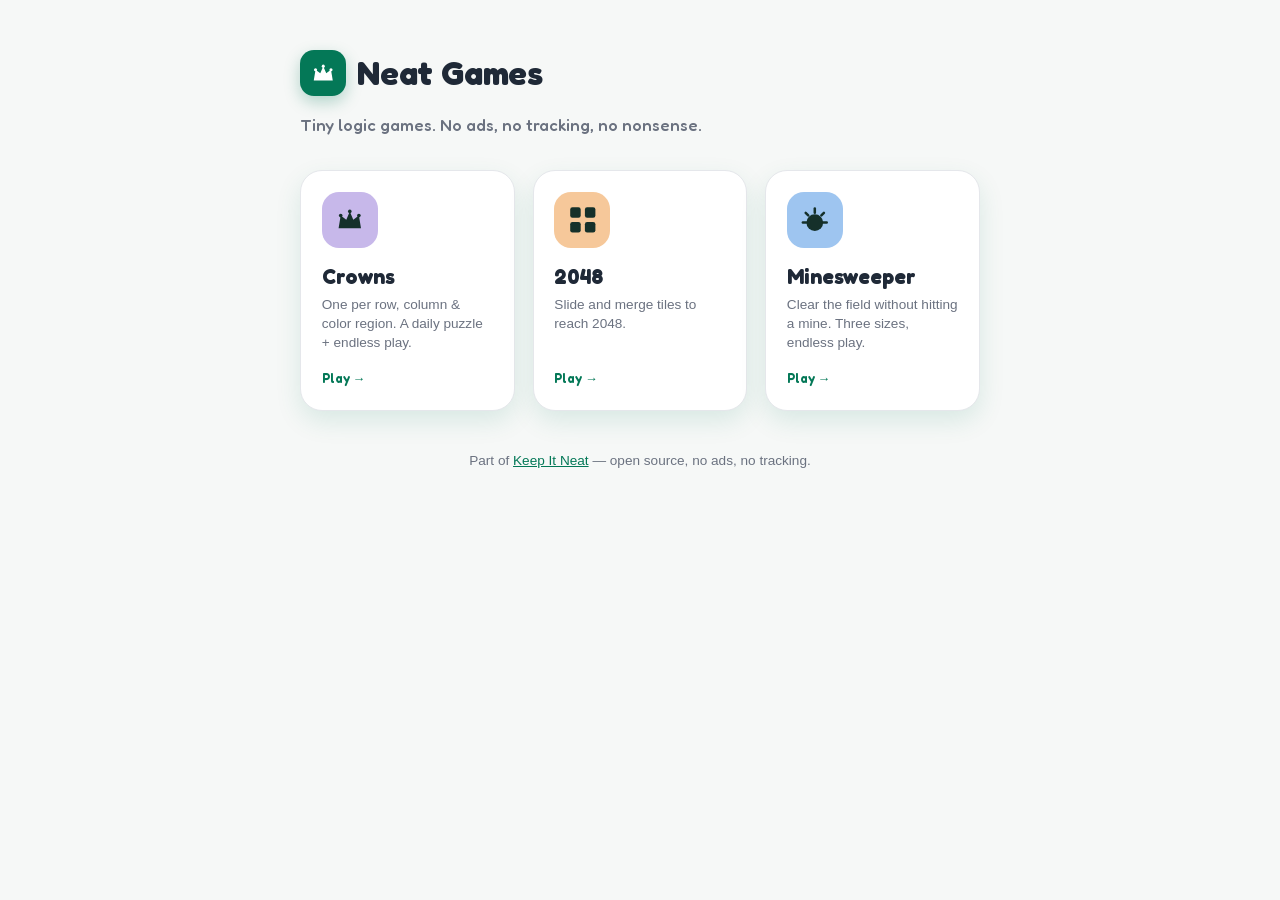
<file: index.html>
<!DOCTYPE html>
<html lang="en">
<head>
  <meta charset="UTF-8">
  <meta name="viewport" content="width=device-width, initial-scale=1">
  <title>Neat Games</title>
  <meta name="description" content="Tiny offline logic games. No ads, no tracking, no nonsense.">

  <link rel="manifest" href="/manifest.json">
  <meta name="theme-color" content="#047857">
  <meta name="apple-mobile-web-app-capable" content="yes">
  <link rel="apple-touch-icon" href="/icons/apple-touch-icon.png">
  <link rel="icon" type="image/svg+xml" href="/icons/favicon.svg">

  <script>
    (function () {
      var saved = localStorage.getItem('theme');
      if (saved && saved !== 'system') document.documentElement.setAttribute('data-theme', saved);
    })();
  </script>

  <link rel="stylesheet" href="/styles.css">
  <style>
    .hub { max-width: 720px; margin: 0 auto; padding: 3rem 1.25rem 1rem; }
    .brandrow { display: flex; align-items: center; gap: 0.7rem; }
    .brandmark {
      width: 46px; height: 46px; border-radius: 14px; background: var(--accent);
      display: flex; align-items: center; justify-content: center; flex: none;
      box-shadow: 0 6px 16px rgba(4, 120, 87, 0.28);
    }
    .brandmark svg { width: 62%; height: 62%; color: #fff; }
    .brand { font-family: var(--font-display); font-weight: 700; font-size: 2.1rem; letter-spacing: -0.01em; margin: 0; }
    .tagline { font-family: var(--font-display); font-weight: 500; color: var(--muted); margin: 0.9rem 0 2rem; font-size: 1.05rem; }

    .tiles { display: grid; grid-template-columns: repeat(auto-fill, minmax(200px, 1fr)); gap: 1.1rem; }
    .tile {
      display: flex; flex-direction: column; gap: 0.85rem;
      background: var(--card); border: 1px solid var(--border); border-radius: 22px;
      padding: 1.3rem; min-height: 180px; text-decoration: none; color: var(--fg);
      box-shadow: 0 10px 26px rgba(4, 120, 87, 0.12);
      transition: transform 0.16s ease, box-shadow 0.16s ease, border-color 0.16s ease;
      position: relative;
    }
    a.tile:hover { transform: translateY(-5px) rotate(-1deg); box-shadow: 0 16px 34px rgba(4, 120, 87, 0.20); border-color: var(--accent); }
    a.tile:focus-visible { outline: 3px solid var(--accent); outline-offset: 3px; }
    .tile.soon { cursor: default; opacity: 0.92; }

    .art { width: 56px; height: 56px; border-radius: 17px; display: flex; align-items: center; justify-content: center; flex: none; }
    .art svg { width: 60%; height: 60%; color: #15302a; }
    .tile h2 { font-family: var(--font-display); font-weight: 700; font-size: 1.3rem; margin: 0; }
    .tile p { margin: 0.15rem 0 0; color: var(--muted); font-size: 0.85rem; line-height: 1.4; }
    .tile .foot { margin-top: auto; }
    .play { display: inline-block; font-family: var(--font-display); font-weight: 600; font-size: 0.8rem; color: var(--accent); }
    .badge {
      position: absolute; top: 1.1rem; right: 1.1rem; font-family: var(--font-display); font-weight: 600;
      font-size: 0.62rem; letter-spacing: 0.06em; text-transform: uppercase;
      background: #ffe8b0; color: #8a6b14; border-radius: 20px; padding: 0.18rem 0.55rem;
    }

    @media (prefers-reduced-motion: reduce) {
      .tile { transition: border-color 0.16s ease; }
      a.tile:hover { transform: none; }
    }
  </style>
</head>
<body>
  <main class="hub">
    <div class="brandrow">
      <span class="brandmark" aria-hidden="true">
        <svg viewBox="0 0 24 24" fill="currentColor"><path d="M4 18 L5.5 9 L9.5 12 L12 6 L14.5 12 L18.5 9 L20 18 Z"/><circle cx="5.5" cy="9" r="1.3"/><circle cx="12" cy="6" r="1.3"/><circle cx="18.5" cy="9" r="1.3"/></svg>
      </span>
      <h1 class="brand">Neat Games</h1>
    </div>
    <p class="tagline">Tiny logic games. No ads, no tracking, no nonsense.</p>

    <div class="tiles">
      <a class="tile" href="/crowns/">
        <span class="art" style="background:#c7b8ea" aria-hidden="true">
          <svg viewBox="0 0 24 24" fill="currentColor"><path d="M4 18 L5.5 9 L9.5 12 L12 6 L14.5 12 L18.5 9 L20 18 Z"/><circle cx="5.5" cy="9" r="1.3"/><circle cx="12" cy="6" r="1.3"/><circle cx="18.5" cy="9" r="1.3"/></svg>
        </span>
        <div>
          <h2>Crowns</h2>
          <p>One per row, column &amp; color region. A daily puzzle + endless play.</p>
        </div>
        <span class="foot"><span class="play">Play &rarr;</span></span>
      </a>

      <a class="tile" href="/2048/">
        <span class="art" style="background:#f6c89a" aria-hidden="true">
          <svg viewBox="0 0 24 24" fill="currentColor"><rect x="3" y="3" width="7.5" height="7.5" rx="1.6"/><rect x="13.5" y="3" width="7.5" height="7.5" rx="1.6"/><rect x="3" y="13.5" width="7.5" height="7.5" rx="1.6"/><rect x="13.5" y="13.5" width="7.5" height="7.5" rx="1.6"/></svg>
        </span>
        <div>
          <h2>2048</h2>
          <p>Slide and merge tiles to reach 2048.</p>
        </div>
        <span class="foot"><span class="play">Play &rarr;</span></span>
      </a>

      <a class="tile" href="/minesweeper/">
        <span class="art" style="background:#9ec5f0" aria-hidden="true">
          <svg viewBox="0 0 24 24" fill="currentColor"><circle cx="12" cy="14" r="6"/><g stroke="currentColor" stroke-width="1.8" stroke-linecap="round"><path d="M12 4v3"/><path d="M5.5 7l1.8 1.8"/><path d="M18.5 7l-1.8 1.8"/><path d="M3.5 14H6"/><path d="M18 14h2.5"/></g></svg>
        </span>
        <div>
          <h2>Minesweeper</h2>
          <p>Clear the field without hitting a mine. Three sizes, endless play.</p>
        </div>
        <span class="foot"><span class="play">Play &rarr;</span></span>
      </a>
    </div>
  </main>

  <footer class="site-footer">
    Part of <a href="https://keepitneat.app">Keep It Neat</a> — open source, no ads, no tracking.
  </footer>

  <script>
    if ('serviceWorker' in navigator) {
      window.addEventListener('load', function () {
        navigator.serviceWorker.register('/service-worker.js', { scope: '/' });
      });
    }
  </script>
</body>
</html>
</file>
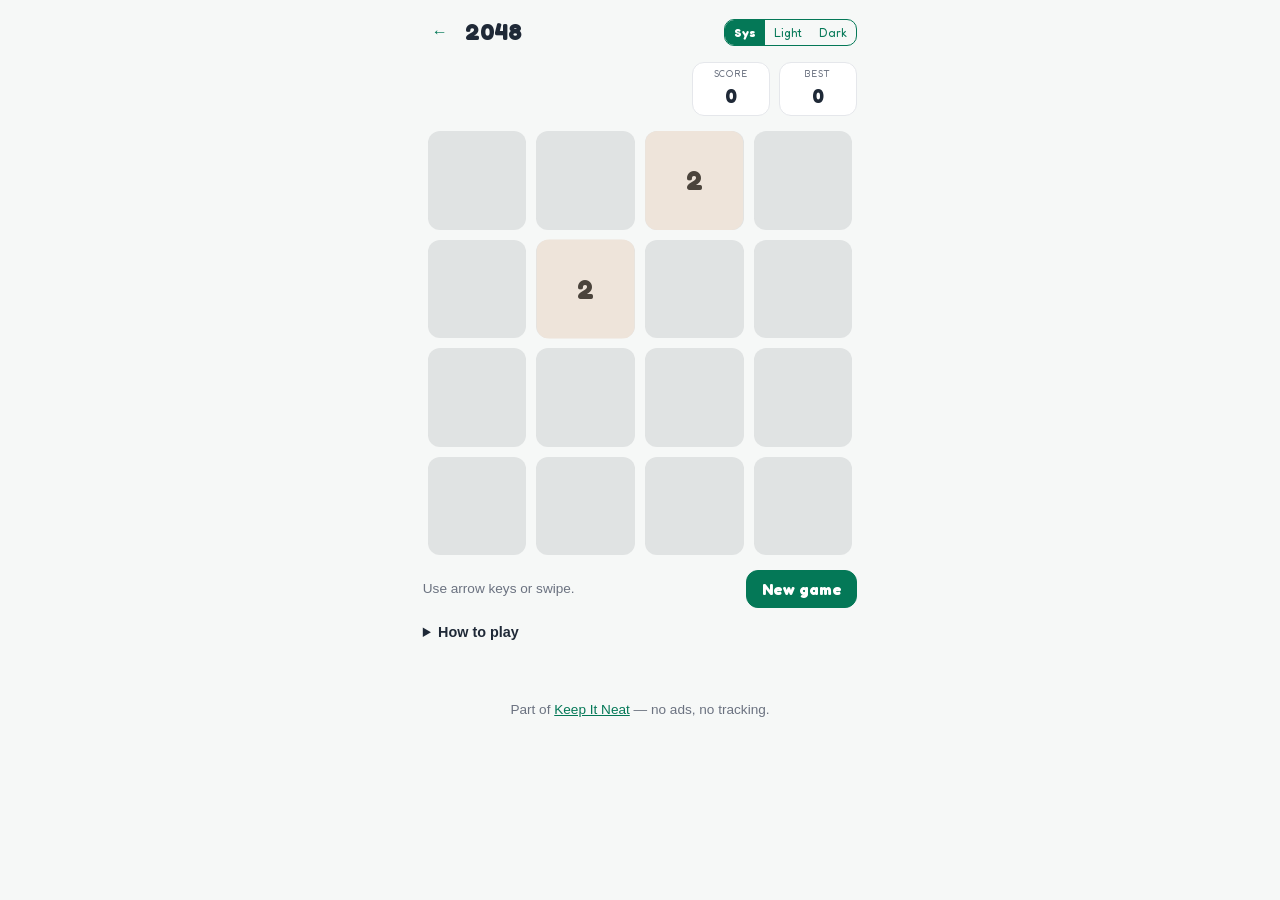
<file: 2048/index.html>
<!DOCTYPE html>
<html lang="en">
<head>
  <meta charset="UTF-8">
  <meta name="viewport" content="width=device-width, initial-scale=1">
  <title>2048 — Neat Games</title>
  <meta name="description" content="Slide and merge tiles to reach 2048. No ads, no tracking.">

  <link rel="manifest" href="/manifest.json">
  <meta name="theme-color" content="#047857">
  <meta name="apple-mobile-web-app-capable" content="yes">
  <link rel="apple-touch-icon" href="/icons/apple-touch-icon.png">
  <link rel="icon" type="image/svg+xml" href="/icons/favicon.svg">

  <script>
    (function () {
      var saved = localStorage.getItem('theme');
      if (saved && saved !== 'system') document.documentElement.setAttribute('data-theme', saved);
    })();
  </script>

  <link rel="stylesheet" href="/styles.css">
  <link rel="stylesheet" href="/2048/2048.css">
</head>
<body>
  <div class="app">
    <div class="topbar">
      <div class="left">
        <a class="iconbtn" href="/" aria-label="Back to Neat Games">&larr;</a>
        <h1>2048</h1>
      </div>
      <div class="left">
        <span class="seg" role="group" aria-label="Theme">
          <button data-theme-set="system" aria-pressed="true">Sys</button>
          <button data-theme-set="light" aria-pressed="false">Light</button>
          <button data-theme-set="dark" aria-pressed="false">Dark</button>
        </span>
      </div>
    </div>

    <div class="scores">
      <div class="score-box"><div class="label">Score</div><div class="value" id="score">0</div></div>
      <div class="score-box"><div class="label">Best</div><div class="value" id="best">0</div></div>
    </div>

    <div id="board" class="board" aria-label="2048 board">
      <div id="cells" class="cells"></div>
      <div id="tiles" class="tiles"></div>
      <div id="overlay" class="overlay hidden">
        <h2 id="overlay-title"></h2>
        <div class="row" id="overlay-actions"></div>
      </div>
    </div>

    <div class="controls">
      <span class="hint">Use arrow keys or swipe.</span>
      <button id="new-game" class="newgame" type="button">New game</button>
    </div>

    <p id="status" class="status-live" role="status" aria-live="polite"></p>

    <details class="howto">
      <summary>How to play</summary>
      <ol>
        <li>Swipe or press arrow keys to slide all tiles.</li>
        <li>Two tiles with the same number merge into their sum.</li>
        <li>Reach the 2048 tile — then keep going for a higher score.</li>
      </ol>
    </details>
  </div>

  <footer class="site-footer">
    Part of <a href="https://keepitneat.app">Keep It Neat</a> — no ads, no tracking.
  </footer>

  <script type="module" src="/2048/app.js"></script>
  <script>
    if ('serviceWorker' in navigator) {
      window.addEventListener('load', function () {
        navigator.serviceWorker.register('/service-worker.js', { scope: '/' });
      });
    }
  </script>
</body>
</html>
</file>
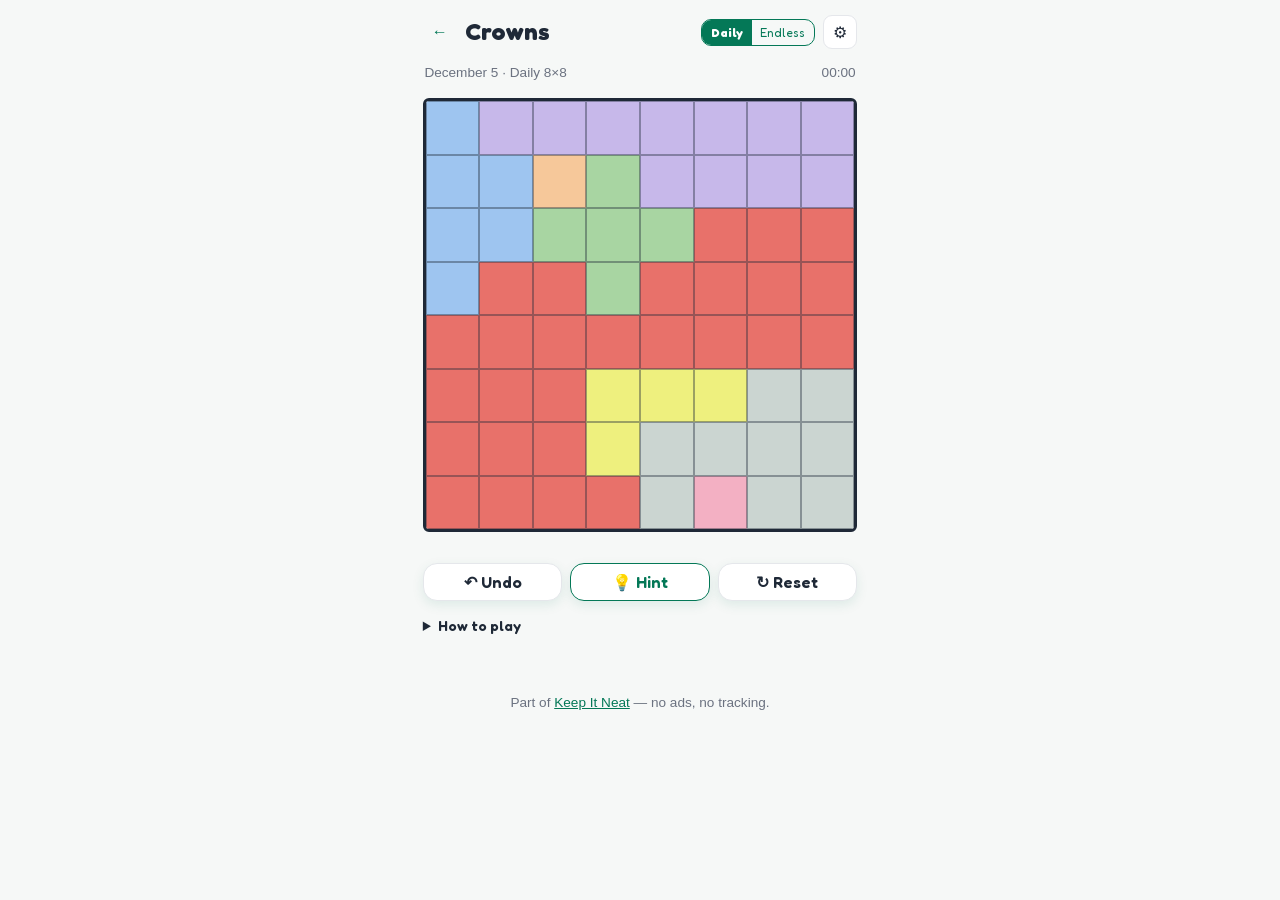
<file: crowns/index.html>
<!DOCTYPE html>
<html lang="en">
<head>
  <meta charset="UTF-8">
  <meta name="viewport" content="width=device-width, initial-scale=1">
  <title>Crowns — Neat Games</title>
  <meta name="description" content="A one-per-row, column, and color-region logic puzzle. No ads, no tracking.">

  <link rel="manifest" href="/manifest.json">
  <meta name="theme-color" content="#047857">
  <meta name="apple-mobile-web-app-capable" content="yes">
  <link rel="apple-touch-icon" href="/icons/apple-touch-icon.png">
  <link rel="icon" type="image/svg+xml" href="/icons/favicon.svg">

  <!-- FOUC: apply theme before CSS loads. Mirrors shared/theme.js by hand. -->
  <script>
    (function () {
      var saved = localStorage.getItem('theme');
      if (saved && saved !== 'system') document.documentElement.setAttribute('data-theme', saved);
    })();
  </script>

  <link rel="stylesheet" href="/styles.css">
  <link rel="stylesheet" href="/crowns/crowns.css">
</head>
<body>
  <div class="app">
    <div class="topbar">
      <div class="left">
        <a class="iconbtn" href="/" aria-label="Back to Neat Games">&larr;</a>
        <h1>Crowns</h1>
      </div>
      <div class="left">
        <div class="seg" role="group" aria-label="Mode">
          <button id="mode-daily" aria-pressed="true">Daily</button>
          <button id="mode-endless" aria-pressed="false">Endless</button>
        </div>
        <button id="settings-toggle" class="iconbtn" aria-label="Settings"
                aria-expanded="false" aria-controls="settings-panel">&#9881;</button>
      </div>
    </div>

    <div class="statusrow">
      <span id="status-left">&nbsp;</span>
      <span class="right">
        <button id="difficulty-btn" class="seg" hidden></button>
        <span id="streak" class="pill" hidden></span>
        <span id="timer" class="timer">00:00</span>
        <button id="new-puzzle" hidden>New puzzle</button>
      </span>
    </div>

    <div id="settings-panel" class="settings-panel hidden" role="region" aria-label="Settings">
      <h2>Settings</h2>
      <label class="row"><span>Auto-X (mark attacked cells)</span><input type="checkbox" id="set-autox"></label>
      <label class="row"><span>Highlight conflicts</span><input type="checkbox" id="set-conflict"></label>
      <label class="row"><span>Show timer</span><input type="checkbox" id="set-timer"></label>
      <div class="row"><span>Token</span>
        <span class="seg" role="group" aria-label="Token">
          <button id="skin-crown" aria-pressed="true">Crown</button>
          <button id="skin-cat" aria-pressed="false">Cat</button>
        </span>
      </div>
      <div class="row"><span>Theme</span>
        <span class="seg" role="group" aria-label="Theme">
          <button data-theme-set="system" aria-pressed="false">System</button>
          <button data-theme-set="light" aria-pressed="false">Light</button>
          <button data-theme-set="dark" aria-pressed="false">Dark</button>
        </span>
      </div>
    </div>

    <div id="board" class="board" role="group" aria-label="Crowns board"></div>

    <div id="toast" class="toast" role="status" aria-live="polite"></div>

    <div id="win" class="win hidden">
      <h2>Solved! &#128081;</h2>
      <p id="win-time"></p>
      <button id="copy-result">Copy result</button>
    </div>

    <div class="actions">
      <button id="undo">&#8630; Undo</button>
      <button id="hint" class="hint">&#128161; Hint</button>
      <button id="reset">&#8635; Reset</button>
    </div>

    <details class="howto">
      <summary>How to play</summary>
      <ol>
        <li>Place exactly one crown in each row, column, and color region.</li>
        <li>Tap once for X, tap again for a crown, again to clear.</li>
        <li>Two crowns can't touch — not even diagonally.</li>
      </ol>
    </details>
  </div>

  <footer class="site-footer">
    Part of <a href="https://keepitneat.app">Keep It Neat</a> — no ads, no tracking.
  </footer>

  <script type="module" src="/crowns/app.js"></script>
  <script>
    if ('serviceWorker' in navigator) {
      window.addEventListener('load', function () {
        navigator.serviceWorker.register('/service-worker.js', { scope: '/' });
      });
    }
  </script>
</body>
</html>
</file>
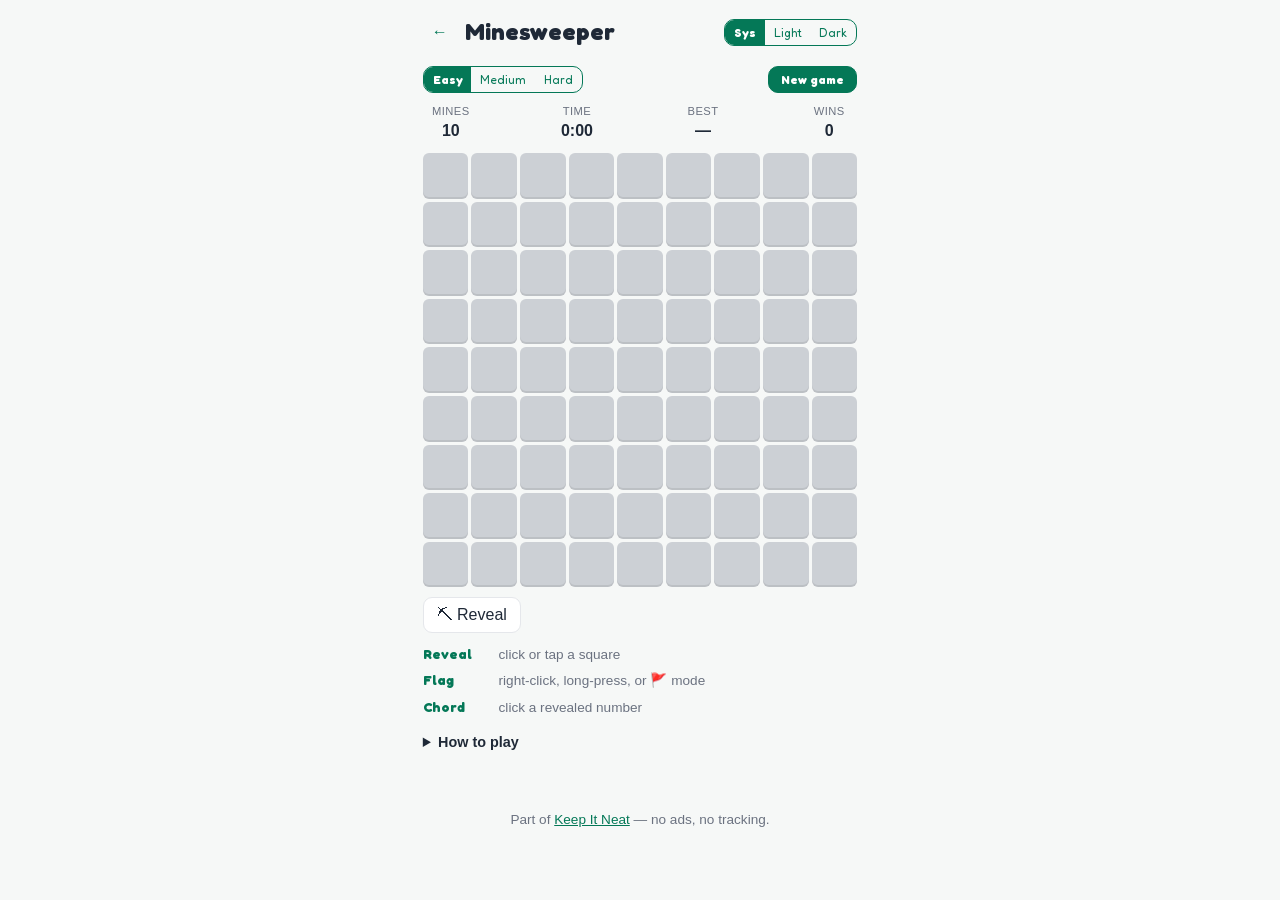
<file: minesweeper/index.html>
<!DOCTYPE html>
<html lang="en">
<head>
  <meta charset="UTF-8">
  <meta name="viewport" content="width=device-width, initial-scale=1">
  <title>Minesweeper — Neat Games</title>
  <meta name="description" content="Clear the field without hitting a mine. No ads, no tracking.">

  <link rel="manifest" href="/manifest.json">
  <meta name="theme-color" content="#047857">
  <meta name="apple-mobile-web-app-capable" content="yes">
  <link rel="apple-touch-icon" href="/icons/apple-touch-icon.png">
  <link rel="icon" type="image/svg+xml" href="/icons/favicon.svg">

  <script>
    (function () {
      var saved = localStorage.getItem('theme');
      if (saved && saved !== 'system') document.documentElement.setAttribute('data-theme', saved);
    })();
  </script>

  <link rel="stylesheet" href="/styles.css">
  <link rel="stylesheet" href="/minesweeper/minesweeper.css">
</head>
<body>
  <div class="app">
    <div class="topbar">
      <div class="left">
        <a class="iconbtn" href="/" aria-label="Back to Neat Games">&larr;</a>
        <h1>Minesweeper</h1>
      </div>
      <div class="left">
        <span class="seg" role="group" aria-label="Theme">
          <button data-theme-set="system" aria-pressed="false">Sys</button>
          <button data-theme-set="light" aria-pressed="false">Light</button>
          <button data-theme-set="dark" aria-pressed="false">Dark</button>
        </span>
      </div>
    </div>

    <div class="ms-toolbar">
      <span class="seg" role="group" aria-label="Difficulty">
        <button data-diff="easy" aria-pressed="true">Easy</button>
        <button data-diff="medium" aria-pressed="false">Medium</button>
        <button data-diff="hard" aria-pressed="false">Hard</button>
      </span>
      <button id="new-game" class="newgame" type="button">New game</button>
    </div>

    <div class="ms-status">
      <div class="stat"><span class="label">Mines</span><span class="value" id="mines-left">0</span></div>
      <div class="stat"><span class="label">Time</span><span class="value" id="timer">0:00</span></div>
      <div class="stat"><span class="label">Best</span><span class="value" id="best">—</span></div>
      <div class="stat"><span class="label">Wins</span><span class="value" id="wins">0</span></div>
    </div>

    <div class="ms-board-wrap">
      <div id="board" class="ms-board" aria-label="Minesweeper board"></div>
      <div id="overlay" class="overlay hidden">
        <h2 id="overlay-title"></h2>
        <p id="overlay-sub" class="overlay-sub"></p>
        <div class="row" id="overlay-actions"></div>
      </div>
    </div>

    <div class="ms-mode">
      <button id="mode-toggle" type="button" aria-pressed="false"
              aria-label="Toggle flag mode">
        <span class="mode-reveal">⛏ Reveal</span>
        <span class="mode-flag">🚩 Flag</span>
      </button>
    </div>

    <ul class="ms-hints">
      <li><span class="k">Reveal</span> click or tap a square</li>
      <li><span class="k">Flag</span> right-click, long-press, or 🚩 mode</li>
      <li><span class="k">Chord</span> click a revealed number</li>
    </ul>

    <p id="live" class="status-live" role="status" aria-live="polite"></p>

    <details class="howto">
      <summary>How to play</summary>
      <ol>
        <li>Tap a square to reveal it. Numbers show how many mines touch that square.</li>
        <li>Flag squares you think are mines: right-click, long-press, or switch to flag mode.</li>
        <li>Tap a revealed number with the right flags around it to clear the rest (chording).</li>
        <li>Clear every safe square to win. Hit a mine and it's over.</li>
      </ol>
    </details>
  </div>

  <footer class="site-footer">
    Part of <a href="https://keepitneat.app">Keep It Neat</a> — no ads, no tracking.
  </footer>

  <script type="module" src="/minesweeper/app.js"></script>
  <script>
    if ('serviceWorker' in navigator) {
      window.addEventListener('load', function () {
        navigator.serviceWorker.register('/service-worker.js', { scope: '/' });
      });
    }
  </script>
</body>
</html>
</file>
<file: styles.css>
/* Self-hosted display font (Fredoka, OFL) — vendored as /fonts/fredoka.woff2 so
   there are no third-party font calls. Variable weight 400–700. */
@font-face {
  font-family: 'Fredoka';
  src: url('/fonts/fredoka.woff2') format('woff2');
  font-weight: 400 700;
  font-style: normal;
  font-display: swap;
}

/* Neat Games — shared design tokens + base, used by the hub and every game. */
:root {
  --accent: #047857;
  --accent-soft: #ecfdf5;
  --bg: #f6f8f7;
  --fg: #1f2937;
  --muted: #6b7280;
  --card: #ffffff;
  --border: #e5e7eb;
  --radius: 12px;
  --font: -apple-system, BlinkMacSystemFont, "Segoe UI", Roboto, Oxygen, Ubuntu,
    Cantarell, "Open Sans", "Helvetica Neue", sans-serif;
  --font-display: 'Fredoka', var(--font);
}

@media (prefers-color-scheme: dark) {
  :root {
    --accent: #34d399;
    --accent-soft: #064e3b;
    --bg: #0f1413;
    --fg: #e5e7eb;
    --muted: #9ca3af;
    --card: #1b211f;
    --border: #2c3531;
  }
}
/* Explicit overrides win over the media query. */
[data-theme="light"] {
  --accent: #047857; --accent-soft: #ecfdf5; --bg: #f6f8f7; --fg: #1f2937;
  --muted: #6b7280; --card: #ffffff; --border: #e5e7eb;
}
[data-theme="dark"] {
  --accent: #34d399; --accent-soft: #064e3b; --bg: #0f1413; --fg: #e5e7eb;
  --muted: #9ca3af; --card: #1b211f; --border: #2c3531;
}

* { box-sizing: border-box; }
html, body { margin: 0; }
body {
  font-family: var(--font);
  background: var(--bg);
  color: var(--fg);
  line-height: 1.5;
  -webkit-font-smoothing: antialiased;
}
a { color: var(--accent); }

/* Readable text selection in both themes (accent bg + bg-colored text are
   always high-contrast opposites). */
::selection { background: var(--accent); color: var(--bg); }
::-moz-selection { background: var(--accent); color: var(--bg); }

button {
  font-family: inherit;
  font-size: 1rem;
  cursor: pointer;
  border: 1px solid var(--border);
  background: var(--card);
  color: var(--fg);
  border-radius: 9px;
  padding: 0.5rem 0.8rem;
}
button:hover { border-color: var(--accent); }

.site-footer {
  text-align: center;
  padding: 1.5rem 1rem;
  color: var(--muted);
  font-size: 0.85rem;
}

/* ---- App shell (shared chrome) ---- */
/* Used by every game page. Load order: styles.css → game.css, so games can
   still override anything here with a more-specific rule if truly needed. */

body { min-height: 100vh; }

.app { max-width: 460px; margin: 0 auto; padding: 0.5rem 0.8rem 2rem; }

.topbar { display: flex; align-items: center; justify-content: space-between; padding: 0.4rem 0; }
.topbar .left { display: flex; align-items: center; gap: 0.5rem; }
.topbar h1 { font-family: var(--font-display); font-weight: 700; font-size: 1.5rem; margin: 0; }

.iconbtn {
  width: 34px; height: 34px; display: inline-flex; align-items: center; justify-content: center;
  padding: 0; font-size: 1rem; text-decoration: none;
}

.seg { display: inline-flex; border: 1px solid var(--accent); border-radius: 10px; overflow: hidden; }
.seg button {
  border: 0; border-radius: 0; padding: 0.3rem 0.55rem; font-size: 0.75rem;
  font-family: var(--font-display); background: transparent; color: var(--accent);
}
.seg button[aria-pressed="true"] { background: var(--accent); color: #fff; font-weight: 700; }

button.newgame {
  font-family: var(--font-display); font-weight: 700; border-radius: 12px;
  background: var(--accent); color: #fff; border: 1px solid var(--accent); padding: 0.5rem 0.9rem;
}

.howto { margin-top: 0.9rem; color: var(--muted); font-size: 0.9rem; }
.howto summary { cursor: pointer; font-weight: 600; color: var(--fg); }
.howto ol { margin: 0.5rem 0 0; padding-left: 1.2rem; }

.status-live { position: absolute; width: 1px; height: 1px; overflow: hidden; clip: rect(0 0 0 0); }

/* Win/loss overlay banner (shared structure; game-specific extensions stay in
   each game's own CSS — e.g. minesweeper's .overlay-sub, font-size override,
   and the ms-pop animation). */
.overlay {
  position: absolute; inset: 0; display: flex; flex-direction: column;
  align-items: center; justify-content: center; gap: 0.8rem; text-align: center;
  background: color-mix(in srgb, var(--card) 86%, transparent);
  border-radius: 12px; backdrop-filter: blur(1px);
}
.overlay.hidden { display: none; }
.overlay h2 { font-family: var(--font-display); margin: 0; color: var(--fg); }
.overlay .row { display: flex; gap: 0.5rem; }
.overlay button {
  font-family: var(--font-display); font-weight: 700; border-radius: 12px; padding: 0.5rem 0.9rem;
  background: var(--accent); color: #fff; border: 1px solid var(--accent);
}
.overlay button.ghost { background: transparent; color: var(--accent); }
</file>
<file: 2048/2048.css>
/* 2048 — board + tiles + animation. Pairs with shared tokens in /styles.css. */
.scores { display: flex; gap: 0.6rem; justify-content: flex-end; margin: 0.3rem 0; }
.score-box {
  background: var(--card); border: 1px solid var(--border); border-radius: 12px;
  padding: 0.3rem 0.8rem; text-align: center; min-width: 78px;
}
.score-box .label { font-family: var(--font-display); font-size: 0.6rem; letter-spacing: 0.08em;
  text-transform: uppercase; color: var(--muted); }
.score-box .value { font-family: var(--font-display); font-weight: 700; font-size: 1.2rem; color: var(--fg); }

.board {
  position: relative; width: 100%; aspect-ratio: 1 / 1; margin: 0.6rem 0;
  touch-action: none; user-select: none;
}
.cells, .tiles { position: absolute; inset: 0; }
.cells { display: grid; grid-template-columns: repeat(var(--n, 4), 1fr); grid-template-rows: repeat(var(--n, 4), 1fr); }
.cells .cell { position: relative; }
.cells .cell::after {
  content: ''; position: absolute; inset: 5px; border-radius: 12px;
  background: rgba(31, 41, 55, 0.10);
}
@media (prefers-color-scheme: dark) { .cells .cell::after { background: rgba(255, 255, 255, 0.06); } }
[data-theme="dark"] .cells .cell::after { background: rgba(255, 255, 255, 0.06); }
[data-theme="light"] .cells .cell::after { background: rgba(31, 41, 55, 0.10); }

.tile {
  position: absolute; top: 0; left: 0;
  width: calc(100% / var(--n, 4)); height: calc(100% / var(--n, 4));
  transform: translate(calc(var(--c) * 100%), calc(var(--r) * 100%));
  transition: transform 120ms ease;
}
.tile-inner {
  position: absolute; inset: 5px; border-radius: 12px;
  display: flex; align-items: center; justify-content: center;
  font-family: var(--font-display); font-weight: 700; font-size: 1.7rem;
  background: #eee4da; color: #4b443c;
}
.tile[data-value="2"] .tile-inner    { background: #eee4da; color: #4b443c; }
.tile[data-value="4"] .tile-inner    { background: #ede0c8; color: #4b443c; }
.tile[data-value="8"] .tile-inner    { background: #f2b179; color: #fff; }
.tile[data-value="16"] .tile-inner   { background: #f59563; color: #fff; }
.tile[data-value="32"] .tile-inner   { background: #f67c5f; color: #fff; }
.tile[data-value="64"] .tile-inner   { background: #f65e3b; color: #fff; }
.tile[data-value="128"] .tile-inner  { background: #edcf72; color: #fff; font-size: 1.4rem; }
.tile[data-value="256"] .tile-inner  { background: #edcc61; color: #fff; font-size: 1.4rem; }
.tile[data-value="512"] .tile-inner  { background: #34d399; color: #06281e; font-size: 1.4rem; }
.tile[data-value="1024"] .tile-inner { background: #10b981; color: #fff; font-size: 1.15rem; }
.tile[data-value="2048"] .tile-inner { background: #047857; color: #fff; font-size: 1.15rem; }
.tile.big .tile-inner { background: #064e3b; color: #fff; font-size: 1.05rem; }

@keyframes tile-pop { 0% { transform: scale(1); } 50% { transform: scale(1.16); } 100% { transform: scale(1); } }
@keyframes tile-spawn { 0% { transform: scale(0); } 100% { transform: scale(1); } }
.tile-inner.merged { animation: tile-pop 150ms ease; }
.tile.spawn .tile-inner { animation: tile-spawn 150ms ease; }

@media (prefers-reduced-motion: reduce) {
  .tile { transition: none; }
  .tile-inner.merged, .tile.spawn .tile-inner { animation: none; }
}

.controls { display: flex; align-items: center; justify-content: space-between; gap: 0.5rem; }
.controls .hint { color: var(--muted); font-size: 0.85rem; }
</file>
<file: crowns/crowns.css>
/* Crowns — game-screen layout. Pairs with the shared tokens in /styles.css. */
[hidden] { display: none !important; }

.statusrow {
  display: flex; align-items: center; justify-content: space-between;
  font-size: 0.85rem; color: var(--muted); padding: 0.4rem 0.1rem;
  gap: 0.5rem; flex-wrap: wrap;
}
.statusrow .right { display: flex; align-items: center; gap: 0.6rem; }
.pill { background: var(--accent-soft); color: var(--accent); border-radius: 20px; padding: 0.1rem 0.6rem; font-weight: 700; }
.timer.hidden { display: none; }

.board {
  display: grid;
  grid-template-columns: repeat(var(--n), 1fr);
  grid-template-rows: repeat(var(--n), 1fr);
  aspect-ratio: 1 / 1;
  border: 3px solid #1f2937;
  border-radius: 6px;
  overflow: hidden;
  margin: 0.5rem 0;
  touch-action: manipulation;
}
.cell {
  border: 0;
  border-radius: 0;
  outline: 1px solid rgba(31, 41, 55, 0.4);
  outline-offset: -1px;
  display: flex; align-items: center; justify-content: center;
  padding: 0;
}
.cell:hover { border-color: transparent; filter: brightness(0.96); }
.cell svg { width: 64%; height: 64%; color: #1f2937; }
.cell .x { color: #4b5563; font-weight: 800; font-size: clamp(0.8rem, 4vw, 1.4rem); }
.cell.conflict { box-shadow: inset 0 0 0 3px #dc2626; }
.cell:focus-visible { z-index: 1; outline: 3px solid var(--accent); outline-offset: -3px; }

.actions { display: flex; gap: 0.5rem; }
.actions button { flex: 1; font-weight: 700; }
.actions .hint { border-color: var(--accent); color: var(--accent); }

.toast {
  min-height: 1.4rem; text-align: center; color: var(--muted);
  font-size: 0.85rem; padding: 0.4rem 0;
}

.win {
  text-align: center; background: var(--accent-soft); color: var(--accent);
  border-radius: var(--radius); padding: 0.8rem; margin: 0.6rem 0;
  border: 1px solid color-mix(in srgb, var(--accent) 35%, transparent);
  box-shadow: 0 10px 26px color-mix(in srgb, var(--accent) 10%, transparent);
}
.win.hidden { display: none; }
.win h2 { margin: 0 0 0.4rem; }
.win button { background: var(--accent); color: #fff; border-color: var(--accent); }

.settings-panel {
  border: 1px solid var(--border); border-radius: var(--radius);
  background: var(--card); padding: 0.8rem; margin: 0.5rem 0;
}
.settings-panel.hidden { display: none; }
.settings-panel h2 { font-size: 0.95rem; margin: 0.2rem 0 0.6rem; }
.settings-panel .row { display: flex; align-items: center; justify-content: space-between; padding: 0.35rem 0; }
.settings-panel .seg { margin-left: auto; }

@media (prefers-reduced-motion: reduce) {
  .cell:hover { filter: none; }
}

/* Crowns-specific polish (soft-toy, Fredoka) */
.win h2, .howto summary { font-family: var(--font-display); }
.pill { font-family: var(--font-display); font-weight: 600; }

.actions button {
  border-radius: 14px;
  font-family: var(--font-display);
  font-weight: 600;
  box-shadow: 0 4px 12px rgba(4, 120, 87, 0.10);
}
.settings-panel { border-radius: 20px; box-shadow: 0 10px 26px rgba(4, 120, 87, 0.10); }
.win { border-radius: 20px; }
</file>
<file: minesweeper/minesweeper.css>
/* minesweeper/minesweeper.css — game-specific rules. Pairs with /styles.css. */

/* Board palette (Stone) + per-theme number colors. Mirrors styles.css theming:
   :root = light, prefers-color-scheme dark = system dark, [data-theme] = explicit. */
:root {
  --ms-covered: #ccd0d5;
  --ms-open: #eef0f2;
  --ms-n1: #1d4ed8; --ms-n2: #15803d; --ms-n3: #b91c1c; --ms-n4: #6d28d9;
  --ms-n5: #9a3412; --ms-n6: #0e7490; --ms-n7: #334155; --ms-n8: #6b7280;
}
@media (prefers-color-scheme: dark) {
  :root {
    --ms-covered: #3b3f45;
    --ms-open: #2a2d31;
    --ms-n1: #7aa2f7; --ms-n2: #6bd089; --ms-n3: #f7768e; --ms-n4: #bb9af7;
    --ms-n5: #e0af68; --ms-n6: #56d4dd; --ms-n7: #c0caf5; --ms-n8: #aab2cf;
  }
}
[data-theme="light"] {
  --ms-covered: #ccd0d5; --ms-open: #eef0f2;
  --ms-n1: #1d4ed8; --ms-n2: #15803d; --ms-n3: #b91c1c; --ms-n4: #6d28d9;
  --ms-n5: #9a3412; --ms-n6: #0e7490; --ms-n7: #334155; --ms-n8: #6b7280;
}
[data-theme="dark"] {
  --ms-covered: #3b3f45; --ms-open: #2a2d31;
  --ms-n1: #7aa2f7; --ms-n2: #6bd089; --ms-n3: #f7768e; --ms-n4: #bb9af7;
  --ms-n5: #e0af68; --ms-n6: #56d4dd; --ms-n7: #c0caf5; --ms-n8: #aab2cf;
}

/* ------------------------------------------------------------------ */
/* Minesweeper-specific styles                                         */
/* ------------------------------------------------------------------ */

.ms-toolbar,
.ms-status,
.ms-mode {
  display: flex;
  align-items: center;
  gap: 0.6rem;
  flex-wrap: wrap;
  margin: 0.6rem 0;
}
.ms-toolbar,
.ms-status { justify-content: space-between; }

/* Match the New game button to the difficulty segment's height. */
.ms-toolbar .newgame {
  font-size: 0.75rem;
  padding: 0.3rem 0.75rem;
  border-radius: 10px;
}
.ms-status .stat { display: flex; flex-direction: column; align-items: center; min-width: 3.5rem; }
.ms-status .label { font-size: 0.7rem; color: var(--muted); text-transform: uppercase; letter-spacing: 0.04em; }
.ms-status .value { font-weight: 700; font-variant-numeric: tabular-nums; }

/* Quick-reference controls list under the mode toggle. */
.ms-hints {
  list-style: none;
  margin: 0.7rem 0 0;
  padding: 0;
  display: flex;
  flex-direction: column;
  gap: 0.3rem;
  font-size: 0.85rem;
  color: var(--muted);
}
.ms-hints .k {
  display: inline-block;
  min-width: 4rem;
  margin-right: 0.5rem;
  font-family: var(--font-display);
  font-weight: 700;
  color: var(--accent);
}

/* Board: square cells sized by column count via --cols. */
.ms-board-wrap {
  position: relative;
  width: 100%;
  max-width: 32rem;
  margin: 0 auto;
}

.ms-board {
  display: grid;
  grid-template-columns: repeat(var(--cols), 1fr);
  gap: 3px;
  width: 100%;
  touch-action: manipulation; /* stop double-tap zoom on cells */
}

/* Win/loss banner — minesweeper-specific overlay extensions.
   Shared .overlay base rules live in /styles.css. */
.overlay h2 { font-size: 1.8rem; }           /* larger than canonical; keep here */
.overlay .overlay-sub { margin: 0; color: var(--muted); font-variant-numeric: tabular-nums; }

@media (prefers-reduced-motion: no-preference) {
  .overlay:not(.hidden) { animation: ms-pop 160ms ease-out; }
}
@keyframes ms-pop {
  from { opacity: 0; transform: scale(0.97); }
  to { opacity: 1; transform: scale(1); }
}

.ms-cell {
  aspect-ratio: 1;
  display: flex;
  align-items: center;
  justify-content: center;
  font-weight: 800;
  font-size: clamp(0.7rem, 4.5vw, 1.1rem);
  line-height: 1;
  border: 0;
  border-radius: 6px;
  padding: 0;
  cursor: pointer;
  color: var(--fg);
  background: var(--ms-covered, #ccd0d5);
  box-shadow: inset 0 -2px 0 rgba(0, 0, 0, 0.08);
  user-select: none;
  -webkit-user-select: none;
}
.ms-cell:focus-visible { outline: 3px solid var(--accent); outline-offset: 1px; }
.ms-cell.revealed {
  background: var(--ms-open, #eef0f2);
  box-shadow: none;
  cursor: default;
}
.ms-cell.flagged { background: var(--ms-covered, #ccd0d5); }
.ms-cell.mine.revealed { background: #f3b0a6; }
.ms-cell.mine-hit { background: #e2675a; } /* the mine the player clicked */
.ms-cell.flag-wrong { background: #e2a06a; } /* flagged but not a mine (shown on loss) */

/* Number colors — the digit always carries the meaning; color is secondary. */
.ms-cell[data-n="1"] { color: var(--ms-n1); }
.ms-cell[data-n="2"] { color: var(--ms-n2); }
.ms-cell[data-n="3"] { color: var(--ms-n3); }
.ms-cell[data-n="4"] { color: var(--ms-n4); }
.ms-cell[data-n="5"] { color: var(--ms-n5); }
.ms-cell[data-n="6"] { color: var(--ms-n6); }
.ms-cell[data-n="7"] { color: var(--ms-n7); }
.ms-cell[data-n="8"] { color: var(--ms-n8); }

/* Mode toggle reflects active mode via aria-pressed. */
#mode-toggle { display: inline-flex; gap: 0.4rem; }
#mode-toggle .mode-flag { display: none; }
#mode-toggle[aria-pressed="true"] .mode-reveal { display: none; }
#mode-toggle[aria-pressed="true"] .mode-flag { display: inline; }

@media (prefers-reduced-motion: no-preference) {
  .ms-cell.revealed { transition: background 90ms ease; }
}
</file>
